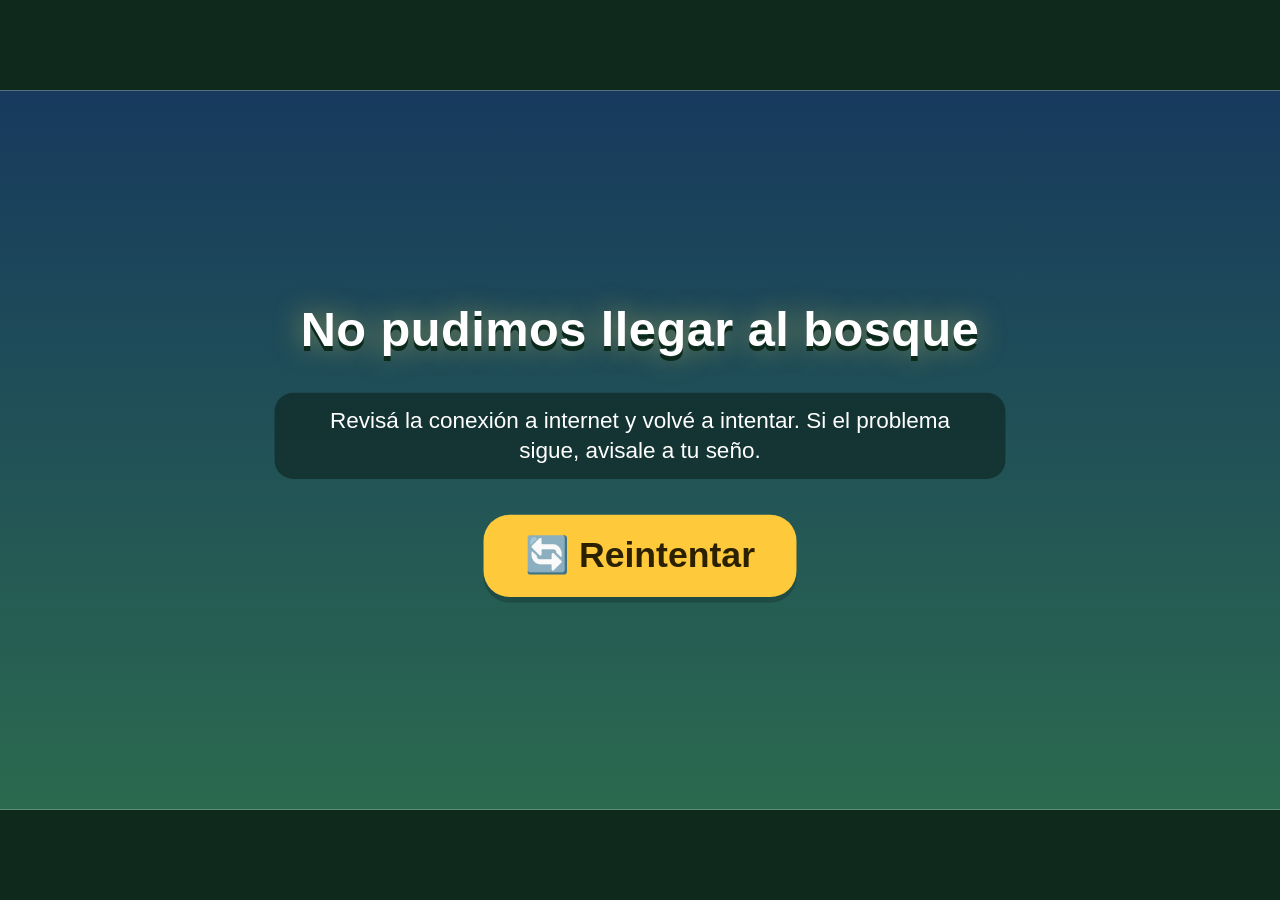
<file: integrador-lengua/index.html>
<!DOCTYPE html>
<html lang="es-AR">
<head>
  <meta charset="utf-8">
  <meta name="viewport" content="width=device-width, initial-scale=1">
  <title>El misterio de la hamburguesa perdida: misión energía</title>
  <meta name="description" content="Sala de escape educativa de 3.º grado: Prácticas del Lenguaje y Ciencias Naturales (Del plato a la energía).">
  <link rel="preconnect" href="https://fonts.googleapis.com">
  <link rel="preconnect" href="https://fonts.gstatic.com" crossorigin>
  <link href="https://fonts.googleapis.com/css2?family=Andika:wght@400;700&family=Baloo+2:wght@600;700;800&display=swap" rel="stylesheet">
  <link rel="stylesheet" href="style.css">
</head>
<body>
  <!-- Escenario fijo de 1366 × 768 que se escala a la ventana: nunca hay scroll -->
  <div id="marco">
    <div id="stage" role="application" aria-label="Sala de escape: El misterio de la hamburguesa perdida"></div>
  </div>
  <noscript>Para jugar necesitás activar JavaScript.</noscript>
  <script src="script.js"></script>
</body>
</html>
</file>
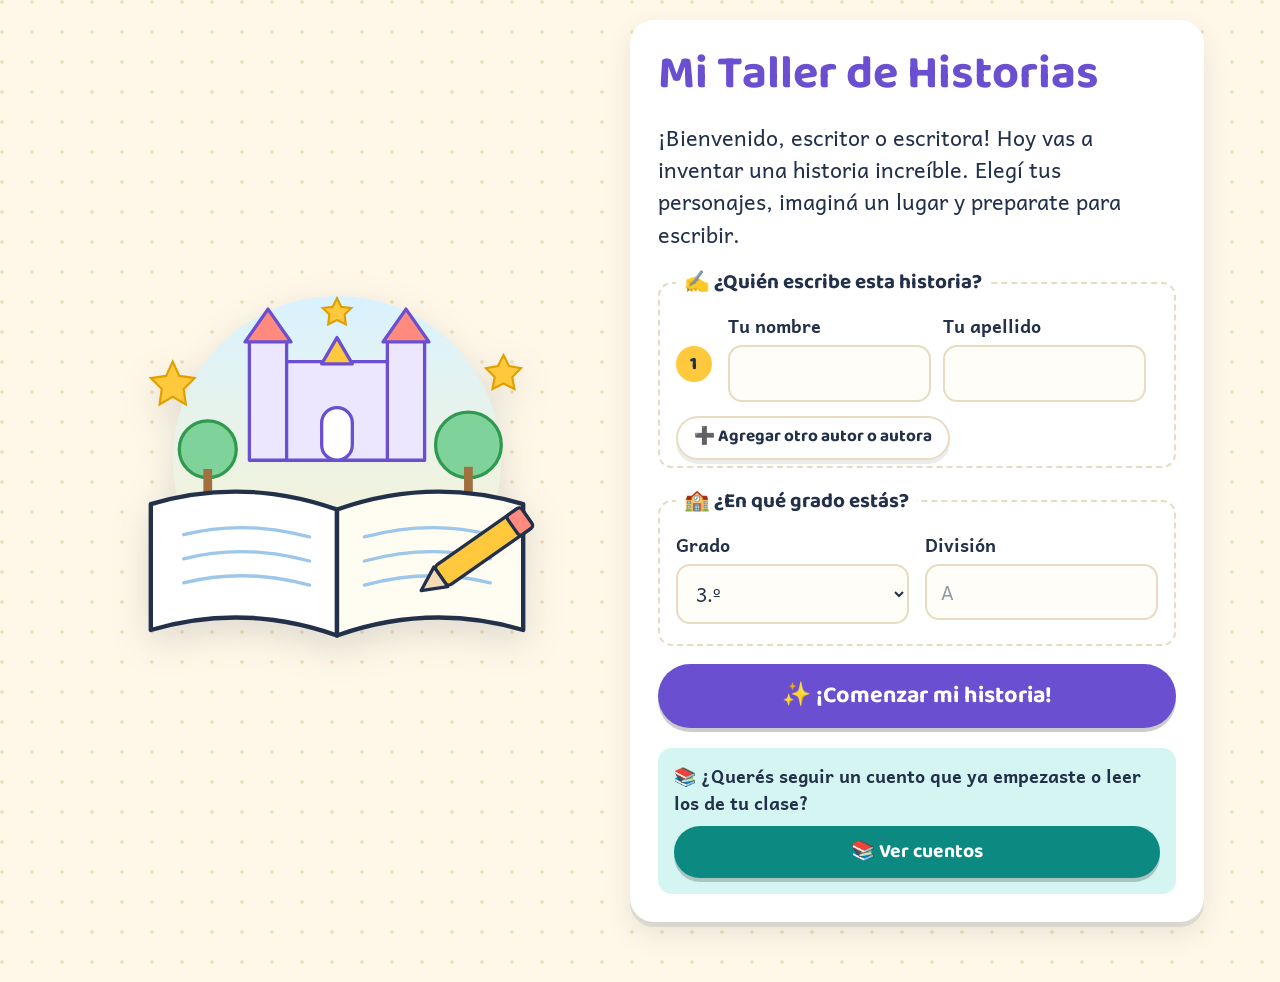
<file: taller-de-escritura/index.html>
<!DOCTYPE html>
<html lang="es">
<head>
  <meta charset="utf-8">
  <meta name="viewport" content="width=device-width, initial-scale=1">
  <title>Mi Taller de Historias</title>
  <link rel="preconnect" href="https://fonts.googleapis.com">
  <link rel="preconnect" href="https://fonts.gstatic.com" crossorigin>
  <link href="https://fonts.googleapis.com/css2?family=Andika:wght@400;700&family=Baloo+2:wght@600;700;800&display=swap" rel="stylesheet">
  <meta name="description" content="Taller interactivo para que alumnos de 3.º grado inventen y escriban su propio cuento maravilloso.">
  <link rel="icon" href="data:image/svg+xml,%3Csvg xmlns=%22http://www.w3.org/2000/svg%22 viewBox=%220 0 100 100%22%3E%3Ctext y=%22.9em%22 font-size=%2290%22%3E%F0%9F%93%98%3C/text%3E%3C/svg%3E">
  <link rel="stylesheet" href="styles.css">
</head>
<body>
  <a class="saltar" href="#principal">Ir al contenido</a>

  <!-- ===================== BARRA SUPERIOR ===================== -->
  <header id="barra" class="barra" hidden>
    <div class="barra-interior">
      <div class="marca" title="Mi Taller de Historias"><span aria-hidden="true">📘</span><span class="marca-texto"> Mi Taller de Historias</span></div>
      <nav class="nav-pasos" aria-label="Etapas de tu historia">
        <ol id="pasos" class="pasos"></ol>
      </nav>
      <div class="zona-guardado">
        <span id="chip-guardado" class="chip-guardado" role="status" aria-live="polite" hidden></span>
        <button type="button" id="btn-guardar" class="btn btn-turquesa btn-chico">💾 Guardar borrador</button>
      </div>
    </div>
  </header>

  <main id="principal" tabindex="-1">

    <!-- ===================== BIENVENIDA ===================== -->
    <section id="pantalla-bienvenida" class="pantalla" aria-labelledby="titulo-bienvenida">
      <div class="contenedor bienvenida">
        <div class="bienvenida-arte" aria-hidden="true">
          <svg viewBox="0 0 420 340" width="420" height="340" class="arte-libro">
            <defs>
              <linearGradient id="g-cielo" x1="0" y1="0" x2="0" y2="1">
                <stop offset="0" stop-color="#d9f2ff"/><stop offset="1" stop-color="#fff3c9"/>
              </linearGradient>
            </defs>
            <circle cx="210" cy="160" r="150" fill="url(#g-cielo)"/>
            <!-- castillo -->
            <g fill="#ece6ff" stroke="#6b4fd1" stroke-width="3" stroke-linejoin="round">
              <rect x="150" y="70" width="120" height="90" rx="4"/>
              <rect x="130" y="50" width="34" height="110"/>
              <rect x="256" y="50" width="34" height="110"/>
              <path d="M126 52 l21 -30 l21 30z" fill="#ff8a7d"/>
              <path d="M252 52 l21 -30 l21 30z" fill="#ff8a7d"/>
              <path d="M196 72 l14 -24 l14 24z" fill="#ffc83d"/>
              <rect x="196" y="112" width="28" height="48" rx="14" fill="#fff"/>
            </g>
            <!-- árboles -->
            <circle cx="92" cy="150" r="26" fill="#7fd39a" stroke="#2f9a4f" stroke-width="3"/>
            <rect x="88" y="168" width="8" height="22" fill="#a0703f"/>
            <circle cx="330" cy="146" r="30" fill="#7fd39a" stroke="#2f9a4f" stroke-width="3"/>
            <rect x="326" y="166" width="8" height="24" fill="#a0703f"/>
            <!-- libro abierto -->
            <g stroke="#22304a" stroke-width="4" stroke-linejoin="round">
              <path d="M40 200 Q125 175 210 205 L210 320 Q125 290 40 315 Z" fill="#ffffff"/>
              <path d="M380 200 Q295 175 210 205 L210 320 Q295 290 380 315 Z" fill="#fffdf2"/>
            </g>
            <g fill="none" stroke="#9cc7ea" stroke-width="3" stroke-linecap="round">
              <path d="M70 228 Q125 214 185 230"/><path d="M70 250 Q125 236 185 252"/><path d="M70 272 Q125 258 185 274"/>
              <path d="M235 230 Q295 214 350 228"/><path d="M235 252 Q295 236 350 250"/><path d="M235 274 Q295 258 350 272"/>
            </g>
            <!-- lápiz -->
            <g transform="rotate(-35 330 250)">
              <rect x="300" y="238" width="96" height="22" rx="4" fill="#ffc83d" stroke="#22304a" stroke-width="3"/>
              <rect x="380" y="238" width="16" height="22" rx="3" fill="#ff8a7d" stroke="#22304a" stroke-width="3"/>
              <path d="M300 238 L278 249 L300 260 Z" fill="#f6d9b5" stroke="#22304a" stroke-width="3" stroke-linejoin="round"/>
            </g>
            <!-- estrellas -->
            <g fill="#ffc83d" stroke="#e0a100" stroke-width="2">
              <path class="titila" d="M60 70 l6 13 14 2 -10 10 2 14 -12 -7 -12 7 2 -14 -10 -10 14 -2z"/>
              <path class="titila t2" d="M362 64 l5 10 11 2 -8 8 2 11 -10 -5 -10 5 2 -11 -8 -8 11 -2z"/>
              <path class="titila t3" d="M210 12 l4 8 9 1 -6 6 1 9 -8 -4 -8 4 1 -9 -6 -6 9 -1z"/>
            </g>
          </svg>
        </div>

        <div class="tarjeta bienvenida-tarjeta">
          <h1 id="titulo-bienvenida" data-foco tabindex="-1">Mi Taller de Historias</h1>
          <p class="lema">¡Bienvenido, escritor o escritora! Hoy vas a inventar una historia increíble. Elegí tus personajes, imaginá un lugar y preparate para escribir.</p>

          <div id="aviso-config" class="aviso aviso-amarillo" hidden>
            <strong>Aviso para el docente:</strong> <span id="aviso-config-texto">la API de Apps Script todavía no tiene configurada la carpeta de Drive. Ejecutá instalar() en el editor de Apps Script (ver README).</span>
          </div>

          <div id="caja-continuar" class="caja-continuar" hidden>
            <p class="caja-continuar-texto"><span aria-hidden="true">📖</span> Tenés una historia empezada en esta computadora: <strong id="continuar-titulo"></strong></p>
            <p class="mini" id="continuar-autores"></p>
            <div class="fila-botones">
              <button type="button" id="btn-continuar" class="btn btn-principal btn-grande">✏️ Seguir con mi historia</button>
              <button type="button" id="btn-empezar-otra" class="btn btn-claro">✨ Empezar una historia nueva</button>
            </div>
          </div>

          <form id="form-datos" novalidate>
            <fieldset class="bloque">
              <legend>✍️ ¿Quién escribe esta historia?</legend>
              <div id="lista-autores"></div>
              <button type="button" id="btn-agregar-autor" class="btn btn-claro btn-chico">➕ Agregar otro autor o autora</button>
            </fieldset>

            <fieldset class="bloque">
              <legend>🏫 ¿En qué grado estás?</legend>
              <div class="fila-grado">
                <div class="campo">
                  <label for="campo-grado">Grado</label>
                  <select id="campo-grado">
                    <option value="1">1.º</option><option value="2">2.º</option><option value="3">3.º</option>
                    <option value="4">4.º</option><option value="5">5.º</option><option value="6">6.º</option><option value="7">7.º</option>
                  </select>
                </div>
                <div class="campo">
                  <label for="campo-division">División</label>
                  <input id="campo-division" type="text" maxlength="3" autocomplete="off" placeholder="A" aria-describedby="error-division">
                </div>
              </div>
              <p class="error" id="error-division" hidden></p>
            </fieldset>

            <button type="submit" class="btn btn-principal btn-grande btn-ancho">✨ ¡Comenzar mi historia!</button>
          </form>

          <div class="caja-ver-cuentos">
            <p><span aria-hidden="true">📚</span> ¿Querés seguir un cuento que ya empezaste o leer los de tu clase?</p>
            <button type="button" id="btn-ver-cuentos" class="btn btn-turquesa btn-ancho">📚 Ver cuentos</button>
          </div>
        </div>
      </div>
    </section>

    <!-- ===================== VER CUENTOS (listado por grado y división) ===================== -->
    <section id="pantalla-cuentos" class="pantalla" aria-labelledby="titulo-cuentos" hidden>
      <div class="contenedor">
        <div class="encabezado-pantalla fondo-turquesa">
          <span class="icono-grande" aria-hidden="true">📚</span>
          <div>
            <h2 id="titulo-cuentos" data-foco tabindex="-1">Cuentos de la clase</h2>
            <p id="cuentos-explica">Elegí tu grado y tu división, y tocá un cuento para seguir escribiéndolo.</p>
          </div>
        </div>

        <p id="aviso-bloqueo" class="aviso aviso-amarillo aviso-bloqueo" hidden>
          🔒 <strong>Tu docente bloqueó la edición.</strong> Podés abrir los cuentos para leerlos, pero no cambiarlos.
        </p>

        <form id="form-cuentos" class="tarjeta filtro-cuentos" novalidate>
          <div class="campo">
            <label for="filtro-grado">Grado</label>
            <select id="filtro-grado">
              <option value="1">1.º</option><option value="2">2.º</option><option value="3">3.º</option>
              <option value="4">4.º</option><option value="5">5.º</option><option value="6">6.º</option><option value="7">7.º</option>
            </select>
          </div>
          <div class="campo">
            <label for="filtro-division">División</label>
            <input id="filtro-division" type="text" maxlength="3" autocomplete="off" placeholder="A" aria-describedby="msg-cuentos">
          </div>
          <button type="submit" id="btn-buscar-cuentos" class="btn btn-principal">🔍 Mostrar cuentos</button>
        </form>

        <p id="msg-cuentos" class="mensaje mensaje-cuentos" role="status" aria-live="polite"></p>
        <div id="lista-cuentos" class="lista-cuentos" aria-labelledby="titulo-lista-cuentos"></div>

        <div class="acciones-pantalla">
          <button type="button" class="btn btn-claro" data-ir="bienvenida">◀ Volver al inicio</button>
        </div>
      </div>
    </section>

    <!-- ===================== LEER UN CUENTO (edición bloqueada) ===================== -->
    <section id="pantalla-leer" class="pantalla" aria-labelledby="titulo-leer" hidden>
      <div class="contenedor">
        <div class="acciones-historia no-imprimir">
          <button type="button" class="btn btn-claro" data-ir="cuentos">◀ Volver a la lista</button>
          <button type="button" class="btn btn-claro" id="btn-imprimir-leer">🖨️ Imprimir o guardar como PDF</button>
        </div>
        <h2 id="titulo-leer" class="solo-lectores" data-foco tabindex="-1">Leer un cuento</h2>
        <p class="aviso aviso-amarillo no-imprimir">🔒 Modo lectura: la edición está bloqueada por tu docente.</p>
        <article id="libro-leer" class="libro"></article>
      </div>
    </section>

    <!-- ===================== MÓDULO 1 · PERSONAJES ===================== -->
    <section id="pantalla-personajes" class="pantalla" aria-labelledby="titulo-personajes" hidden>
      <div class="contenedor">
        <div class="encabezado-pantalla fondo-violeta">
          <span class="icono-grande" aria-hidden="true">🧙</span>
          <div>
            <h2 id="titulo-personajes" data-foco tabindex="-1">¿Quiénes serán los protagonistas?</h2>
            <p>Inventá uno o varios personajes. Podés inspirarte con estas tarjetas o crear el tuyo desde cero.</p>
          </div>
        </div>

        <h3 class="subtitulo">✨ Tarjetas para inspirarte <span class="mini">(tocá una para empezar su ficha)</span></h3>
        <div id="grilla-inspiracion" class="grilla-tarjetas"></div>

        <h3 class="subtitulo">📚 Mis personajes <span id="contador-personajes" class="mini"></span></h3>
        <p id="sin-personajes" class="vacio">Todavía no creaste personajes. ¡Elegí una tarjeta o tocá «Agregar personaje»!</p>
        <div id="lista-personajes" class="lista-personajes"></div>

        <p id="msg-personajes" class="error error-grande" role="alert" hidden></p>
        <div class="acciones-pantalla">
          <button type="button" class="btn btn-claro" data-ir="bienvenida">◀ Volver a mis datos</button>
          <button type="button" id="btn-agregar-personaje" class="btn btn-turquesa">➕ Agregar personaje</button>
          <button type="button" id="btn-personajes-listos" class="btn btn-principal btn-grande">¡Mis personajes están listos! ▶</button>
        </div>
      </div>
    </section>

    <!-- ===================== MÓDULO 2 · LUGAR ===================== -->
    <section id="pantalla-lugar" class="pantalla" aria-labelledby="titulo-lugar" hidden>
      <div class="contenedor">
        <div class="encabezado-pantalla fondo-celeste">
          <span class="icono-grande" aria-hidden="true">🏰</span>
          <div>
            <h2 id="titulo-lugar" data-foco tabindex="-1">¿Dónde sucede tu historia?</h2>
            <p>Elegí un escenario o inventá uno propio. Después contá cómo es.</p>
          </div>
        </div>

        <h3 class="subtitulo">🗺️ Elegí un escenario</h3>
        <div id="grilla-lugares" class="grilla-tarjetas"></div>

        <div id="ficha-lugar" class="tarjeta ficha" hidden>
          <h3 class="subtitulo" id="titulo-ficha-lugar" tabindex="-1">📝 Describí tu lugar</h3>
          <p class="ayuda">Completá lo que quieras: <strong>¡no hace falta responder todo!</strong></p>
          <div class="campos-2">
            <div class="campo">
              <label for="l-nombre">Nombre del lugar</label>
              <input id="l-nombre" type="text" maxlength="80" placeholder="Por ejemplo: El Bosque de los Susurros">
            </div>
            <div class="campo">
              <label for="l-como">¿Cómo es?</label>
              <textarea id="l-como" rows="2" maxlength="600" placeholder="¿Es grande, pequeño, antiguo, mágico…?"></textarea>
            </div>
            <div class="campo">
              <label for="l-colores">¿Qué colores, formas o cosas se pueden ver?</label>
              <textarea id="l-colores" rows="2" maxlength="600"></textarea>
            </div>
            <div class="campo">
              <label for="l-sonidos">¿Qué sonidos se escuchan?</label>
              <textarea id="l-sonidos" rows="2" maxlength="600"></textarea>
            </div>
            <div class="campo">
              <label for="l-clima">¿Cómo es el clima?</label>
              <input id="l-clima" type="text" maxlength="600" placeholder="Soleado, con viento, lluvioso, nevado…">
            </div>
            <div class="campo">
              <label for="l-sensaciones">¿Qué se siente estar ahí?</label>
              <input id="l-sensaciones" type="text" maxlength="600" placeholder="Alegría, misterio, calma, un poco de miedo…">
            </div>
          </div>
          <fieldset class="bloque bloque-sin-borde">
            <legend>¿En qué momento sucede la historia?</legend>
            <div id="chips-momento" class="chips"></div>
            <div class="campo" id="campo-momento-otro" hidden>
              <label for="l-momento-otro">¿Qué otro momento?</label>
              <input id="l-momento-otro" type="text" maxlength="80" placeholder="Por ejemplo: durante una tormenta">
            </div>
          </fieldset>
          <div class="resumen-lugar" id="resumen-lugar"></div>
        </div>

        <div class="tarjeta ficha bloque-objeto">
          <h3 class="subtitulo">🪄 ¿Hay un objeto mágico o un hallazgo? <span class="mini">(opcional)</span></h3>
          <p class="ayuda">En los cuentos maravillosos aparecen objetos que hacen que sucedan cosas maravillosas: una varita, un espejo que habla, una semilla dorada…</p>
          <div id="grilla-objetos" class="grilla-tarjetas grilla-chica"></div>
          <div id="ficha-objeto" class="campos-2" hidden>
            <div class="campo">
              <label for="o-nombre">¿Cómo se llama el objeto?</label>
              <input id="o-nombre" type="text" maxlength="80">
            </div>
            <div class="campo">
              <label for="o-poder">¿Qué poder tiene o qué tiene de especial?</label>
              <textarea id="o-poder" rows="2" maxlength="600"></textarea>
            </div>
          </div>
        </div>

        <p id="msg-lugar" class="error error-grande" role="alert" hidden></p>
        <div class="acciones-pantalla">
          <button type="button" class="btn btn-claro" data-ir="personajes">◀ Volver a los personajes</button>
          <button type="button" id="btn-lugar-listo" class="btn btn-principal btn-grande">Continuar al taller de escritura ▶</button>
        </div>
      </div>
    </section>

    <!-- ===================== MÓDULO 3 · TALLER DE ESCRITURA ===================== -->
    <section id="pantalla-taller" class="pantalla" aria-labelledby="titulo-taller" hidden>
      <div class="contenedor">
        <div class="acciones-historia" id="acciones-taller"></div>
        <h2 id="titulo-taller" class="solo-lectores" data-foco tabindex="-1">Taller de escritura</h2>

        <div class="taller">
          <div class="taller-principal">
            <div class="caja-titulo">
              <label for="campo-titulo">🏷️ Título de mi historia</label>
              <input id="campo-titulo" type="text" maxlength="120" spellcheck="false" autocomplete="off" placeholder="Por ejemplo: El misterio de la llave dorada">
            </div>

            <div class="pestanas" role="tablist" aria-label="Partes de la historia" id="pestanas"></div>
            <div id="paneles-etapas"></div>
          </div>

          <aside class="recordatorios" aria-labelledby="titulo-recordatorios">
            <h3 id="titulo-recordatorios">🗂️ Mis recordatorios</h3>
            <div id="rec-contenido"></div>
            <div class="rec-nombres">
              <p class="mini">Tocá un nombre para escribirlo en tu historia:</p>
              <div id="rec-nombres" class="chips chips-chicos"></div>
            </div>
            <div class="rec-links">
              <button type="button" class="btn-link" data-ir="personajes">✏️ Cambiar personajes</button>
              <button type="button" class="btn-link" data-ir="lugar">✏️ Cambiar el lugar</button>
            </div>
          </aside>
        </div>
      </div>
    </section>

    <!-- ===================== VER MI HISTORIA ===================== -->
    <section id="pantalla-vista" class="pantalla" aria-labelledby="titulo-vista" hidden>
      <div class="contenedor">
        <div class="acciones-historia no-imprimir" id="acciones-vista"></div>
        <h2 id="titulo-vista" class="solo-lectores" data-foco tabindex="-1">Vista previa de mi historia</h2>
        <article id="libro" class="libro"></article>

        <details class="tarjeta revision no-imprimir">
          <summary>✅ Revisá tu historia <span class="mini">(es para vos, ¡no es una nota!)</span></summary>
          <ul class="lista-revision" id="lista-revision"></ul>
        </details>
      </div>
    </section>

    <!-- ===================== PANTALLA FINAL ===================== -->
    <section id="pantalla-final" class="pantalla" aria-labelledby="titulo-final" hidden>
      <div class="contenedor final">
        <div class="trofeo" aria-hidden="true">🏆</div>
        <h2 id="titulo-final" data-foco tabindex="-1">¡Felicitaciones! ¡Creaste tu propia historia!</h2>
        <p id="final-titulo" class="final-titulo"></p>

        <div class="acciones-historia acciones-centradas" id="acciones-final"></div>

        <div class="final-guardar">
          <button type="button" id="btn-guardar-final" class="btn btn-turquesa btn-grande">☁️ Guardar en Google Drive</button>
          <div id="resultado-guardado" class="resultado-guardado" role="status" aria-live="polite"></div>
        </div>

        <div class="final-otras">
          <button type="button" id="btn-nueva" class="btn btn-claro">✨ Crear una nueva historia</button>
          <button type="button" id="btn-ver-cuentos-final" class="btn btn-claro">📚 Ver cuentos</button>
          <button type="button" id="btn-copia" class="btn btn-claro" hidden>📄 Crear una copia</button>
        </div>
      </div>
    </section>
  </main>

  <!-- ===================== DIÁLOGO · FICHA DE PERSONAJE ===================== -->
  <dialog id="dlg-personaje" class="dialogo" aria-labelledby="dlg-personaje-titulo">
    <form id="form-personaje" novalidate>
      <header class="dlg-cabecera fondo-violeta">
        <h2 id="dlg-personaje-titulo">Ficha del personaje</h2>
        <button type="button" class="btn-cerrar" data-cerrar aria-label="Cerrar sin guardar">✕</button>
      </header>
      <div class="dlg-cuerpo">
        <p id="dlg-idea" class="idea" hidden></p>

        <fieldset class="bloque bloque-sin-borde">
          <legend>Elegí una imagen para tu personaje</legend>
          <div id="selector-avatar" class="selector-avatar"></div>
        </fieldset>

        <div class="campos-2">
          <div class="campo">
            <label for="p-nombre">¿Cómo se llama? <span class="mini">(nombre del personaje)</span></label>
            <input id="p-nombre" type="text" maxlength="60" autocomplete="off" aria-describedby="p-nombre-error">
            <p class="error" id="p-nombre-error" hidden></p>
          </div>
          <div class="campo">
            <label for="p-edad">¿Cuántos años tiene?</label>
            <input id="p-edad" type="text" maxlength="40" autocomplete="off" placeholder="Por ejemplo: 9 años, 300 años">
          </div>
        </div>

        <fieldset class="bloque bloque-sin-borde">
          <legend>¿Qué tipo de personaje es?</legend>
          <div id="chips-tipo" class="chips"></div>
          <div class="campo" id="campo-tipo-otro" hidden>
            <label for="p-tipo-otro">¿Qué es?</label>
            <input id="p-tipo-otro" type="text" maxlength="60" placeholder="Por ejemplo: una nube que habla">
          </div>
        </fieldset>

        <div class="campos-2">
          <div class="campo">
            <label for="p-fisico">¿Cómo es? <span class="mini">(cómo se ve)</span></label>
            <textarea id="p-fisico" rows="2" maxlength="600" placeholder="Alto, bajito, con pelo rizado, escamas verdes…"></textarea>
          </div>
          <div class="campo">
            <label for="p-personalidad">¿Cómo es su forma de ser?</label>
            <textarea id="p-personalidad" rows="2" maxlength="600" placeholder="Curioso, valiente, amable, distraído…"></textarea>
          </div>
          <div class="campo">
            <label for="p-gusta">¿Qué le encanta hacer?</label>
            <textarea id="p-gusta" rows="2" maxlength="600"></textarea>
          </div>
          <div class="campo">
            <label for="p-nogusta">¿Qué cosas no le gustan?</label>
            <textarea id="p-nogusta" rows="2" maxlength="600"></textarea>
          </div>
        </div>
        <div class="campo">
          <label for="p-especial">¿Qué lo hace especial? <span class="mini">(un talento o habilidad · opcional)</span></label>
          <textarea id="p-especial" rows="2" maxlength="600"></textarea>
        </div>
      </div>
      <footer class="dlg-pie">
        <button type="button" class="btn btn-claro" data-cerrar>Cancelar</button>
        <button type="submit" class="btn btn-principal">Guardar ficha ✓</button>
      </footer>
    </form>
  </dialog>

  <!-- ===================== DIÁLOGO · CONFIRMAR ===================== -->
  <dialog id="dlg-confirmar" class="dialogo dialogo-chico" aria-labelledby="conf-titulo" aria-describedby="conf-texto">
    <div class="dlg-cuerpo centrado">
      <div class="dlg-icono" id="conf-icono" aria-hidden="true">🤔</div>
      <h2 id="conf-titulo"></h2>
      <p id="conf-texto"></p>
    </div>
    <footer class="dlg-pie">
      <button type="button" id="conf-no" class="btn btn-claro"></button>
      <button type="button" id="conf-si" class="btn btn-principal"></button>
    </footer>
  </dialog>

  <div id="aviso-flotante" class="aviso-flotante" role="status" aria-live="polite" hidden></div>
  <div id="confeti" class="confeti" aria-hidden="true"></div>

  <script src="config.js"></script>
  <script src="script.js"></script>
</body>
</html>
</file>
<file: integrador-lengua/style.css>
/* ===== Sala de escape — estilos (escenario fijo 1366×768 escalado, sin scroll) ===== */
:root{
  --fuente:Arial,Helvetica,sans-serif;
  --tinta:#1c2a22; --tinta2:#3b4a40; --papel:#fff9ec; --papel2:#fff2d4;
  --verde:#2f8f5b; --verde-o:#1d5c3a; --verde-c:#dff3e4;
  --amarillo:#ffc93c; --amarillo-o:#c99a00; --naranja:#f2733f;
  --azul:#2f6fd6; --azul-c:#e1ecff; --rojo:#d64545; --rojo-c:#ffe3e3; --violeta:#6f47a8;
  --sombra:0 6px 0 rgba(0,0,0,.18); --radio:22px;
}
*{box-sizing:border-box}
html,body{margin:0;height:100%;overflow:hidden;overflow:clip;background:#0f2a1d;font-family:Arial,Helvetica,sans-serif;color:var(--tinta)}
#marco{position:fixed;inset:0;overflow:hidden;overflow:clip}
#stage{position:absolute!important;left:50%;top:50%}
#stage{width:1366px;height:768px;flex:none;overflow:hidden;background:#cfeedd;transform-origin:center center;font-size:22px;line-height:1.35}
.titulo-fuente,h1,h2,h3,.btn{font-family:Arial,Helvetica,sans-serif}
h1,h2,h3{margin:0;line-height:1.1}
button{font:inherit;color:inherit;cursor:pointer}
button:focus-visible,input:focus-visible,textarea:focus-visible,select:focus-visible,[tabindex]:focus-visible{outline:4px solid #4d96ff;outline-offset:3px}
.fondo{position:absolute;inset:0;z-index:0}
.fondo-svg{width:100%;height:100%;display:block}
.capa{position:absolute;inset:0;z-index:1}
.oculto{display:none!important}

/* ---------- Botones ---------- */
.btn{border:0;border-radius:18px;padding:12px 26px;font-size:26px;font-weight:700;background:var(--amarillo);color:#2b2100;box-shadow:var(--sombra);transition:transform .12s, box-shadow .12s, filter .12s;display:inline-flex;align-items:center;gap:10px;justify-content:center;min-height:60px}
.btn:hover{filter:brightness(1.05);transform:translateY(-2px)}
.btn:active{transform:translateY(3px);box-shadow:0 2px 0 rgba(0,0,0,.2)}
.btn[disabled]{opacity:.5;cursor:not-allowed;transform:none}
.btn.verde{background:var(--verde);color:#fff}
.btn.blanco{background:#fff;color:var(--tinta)}
.btn.chico{font-size:20px;padding:8px 16px;min-height:46px;border-radius:14px}
.btn.gigante{font-size:38px;padding:18px 44px;min-height:86px;border-radius:28px}
.ico{border:0;width:52px;height:52px;border-radius:50%;background:#fff;box-shadow:0 3px 0 rgba(0,0,0,.18);font-size:26px;display:inline-flex;align-items:center;justify-content:center;flex:none}
.ico:hover{background:#fff7d6}
.ico.activo{background:var(--amarillo)}

/* ---------- HUD ---------- */
.hud{position:absolute;left:0;right:0;top:0;height:72px;z-index:20;display:flex;align-items:center;gap:14px;padding:0 18px;background:rgba(255,249,236,.94);border-bottom:4px solid var(--verde);}
.hud .marca{display:flex;align-items:center;gap:8px;font-family:Arial,Helvetica,sans-serif;font-weight:800;font-size:22px;color:var(--verde-o);white-space:nowrap}
.hud .marca .lumi-svg{width:52px;height:52px}
.hud .mision-actual{flex:1;font-size:20px;color:var(--tinta2);white-space:nowrap;overflow:hidden;text-overflow:ellipsis}
.hud .mision-actual b{color:var(--tinta)}
.ruta{display:flex;gap:6px;align-items:center}
.ruta span{width:18px;height:18px;border-radius:50%;background:#d9e6dd;border:3px solid #a9c2b1}
.ruta span.hecha{background:var(--verde);border-color:var(--verde-o)}
.ruta span.actual{background:var(--amarillo);border-color:var(--amarillo-o);animation:late 1.4s infinite}
.mochila{display:flex;gap:6px;padding:4px 10px;background:#fff;border-radius:16px;box-shadow:inset 0 0 0 3px #e7dcc2}
.mochila .slot{width:44px;height:44px;border-radius:12px;background:#f3ecdc;display:flex;align-items:center;justify-content:center;font-size:28px}
.mochila .slot.lleno{background:#fff3c4;animation:aparece .5s}
.estrellas{font-family:Arial,Helvetica,sans-serif;font-weight:800;font-size:24px;background:#fff;border-radius:16px;padding:4px 12px;box-shadow:inset 0 0 0 3px #e7dcc2;white-space:nowrap}
.explorador{font-size:17px;color:var(--tinta2);max-width:150px;white-space:nowrap;overflow:hidden;text-overflow:ellipsis}
.banda-prueba{position:absolute;top:72px;left:50%;transform:translateX(-50%);z-index:30;background:#6f47a8;color:#fff;font-size:16px;padding:2px 14px;border-radius:0 0 10px 10px}

/* ---------- Portada ---------- */
.portada{display:flex;flex-direction:column;align-items:center;justify-content:center;text-align:center;color:#fff;gap:14px}
.portada h1{font-size:62px;max-width:1100px;font-weight:800;text-shadow:0 5px 0 #0c2a1c, 0 0 30px rgba(255,228,92,.5);letter-spacing:.5px}
.portada .sub{font-family:Arial,Helvetica,sans-serif;font-size:38px;color:#ffe45c;font-weight:700;margin-top:-10px}
.portada .intro{max-width:780px;font-size:24px;background:rgba(10,30,22,.55);padding:14px 26px;border-radius:20px}
.portada .lumi-svg{width:170px;height:170px}
.portada .pie{position:absolute;bottom:16px;right:18px;display:flex;gap:10px}
.portada .pie-izq{position:absolute;bottom:16px;left:18px;display:flex;gap:10px}

/* ---------- Tarjetas / paneles ---------- */
.panel{background:var(--papel);border-radius:28px;box-shadow:0 10px 0 rgba(0,0,0,.15), 0 0 0 5px #fff inset;padding:24px 30px}
.registro{position:absolute;left:50%;top:50%;transform:translate(-50%,-50%);width:1060px;display:grid;grid-template-columns:1fr 1fr;gap:16px 30px}
.registro h2{grid-column:1/-1;font-size:40px;color:var(--verde-o);display:flex;align-items:center;gap:12px}
.registro h2 .lumi-svg{width:70px;height:70px}
.campo label{display:block;font-weight:700;font-size:21px;margin-bottom:4px}
.campo input,.campo select{width:100%;font:inherit;font-size:24px;padding:10px 14px;border-radius:14px;border:3px solid #cbbf9f;background:#fff}
.campo input:focus{border-color:var(--verde)}
.numeros{display:grid;grid-template-columns:repeat(10,1fr);gap:5px}
.numeros button{border:2px solid #cbbf9f;background:#fff;border-radius:10px;font-size:18px;padding:3px 0;min-height:34px}
.numeros button.sel{background:var(--amarillo);border-color:var(--amarillo-o);font-weight:700}
.claves{display:flex;gap:10px;align-items:center}
.claves button{font-size:36px;width:62px;height:62px;border-radius:16px;border:3px solid #cbbf9f;background:#fff;padding:0}
.claves button:hover{background:#fff7d6}
.clave-elegida{display:flex;gap:8px;margin-left:12px}
.clave-elegida span{width:62px;height:62px;border-radius:16px;border:3px dashed #a9a089;display:flex;align-items:center;justify-content:center;font-size:36px;background:#fffdf5}
.registro .acciones{grid-column:1/-1;display:flex;justify-content:space-between;align-items:center}
.msg-error{color:var(--rojo);font-weight:700;font-size:21px;min-height:28px}
.nota-chica{font-size:17px;color:var(--tinta2)}

/* ---------- Diálogo ---------- */
.dialogo{position:absolute;left:60px;right:60px;bottom:40px;display:flex;align-items:flex-end;gap:20px}
.retrato{width:190px;height:190px;flex:none;border-radius:50%;background:#fff9ec;box-shadow:0 0 0 6px #fff, 0 8px 0 6px rgba(0,0,0,.15);display:flex;align-items:center;justify-content:center;font-size:110px}
.retrato .lumi-svg{width:170px;height:170px}
.globo{flex:1;background:#fff;border-radius:30px;padding:24px 30px;font-size:28px;box-shadow:0 8px 0 rgba(0,0,0,.15);position:relative;min-height:170px;display:flex;flex-direction:column;justify-content:space-between}
.globo:before{content:'';position:absolute;left:-22px;bottom:50px;border:14px solid transparent;border-right:22px solid #fff;border-left:0}
.globo .quien{font-family:Arial,Helvetica,sans-serif;font-weight:800;color:var(--verde);font-size:24px}
.globo .acc{display:flex;justify-content:flex-end;gap:12px;margin-top:12px}
.lugar-grande{position:absolute;left:50%;top:110px;transform:translateX(-50%);width:330px;height:330px}
.lugar-grande .lugar-svg{width:100%;height:100%}
.cartel-mision{position:absolute;top:96px;left:50%;transform:translateX(-50%);background:var(--papel);padding:6px 30px;border-radius:18px;font-family:Arial,Helvetica,sans-serif;font-weight:800;font-size:30px;box-shadow:var(--sombra);white-space:nowrap}

/* ---------- Mapa ---------- */
.mapa-titulo{position:absolute;top:88px;left:30px;background:var(--papel);padding:10px 22px;border-radius:20px;box-shadow:var(--sombra);font-size:22px;max-width:520px}
.mapa-titulo h2{font-size:32px;color:var(--verde-o)}
.camino{position:absolute;inset:0}
.parada{position:absolute;width:190px;text-align:center;border:0;background:transparent;padding:0}
.parada .lugar-svg{width:150px;height:150px;filter:drop-shadow(0 6px 0 rgba(0,0,0,.15));transition:transform .2s}
.parada:hover:not([disabled]) .lugar-svg{transform:scale(1.07)}
.parada .nom{display:block;background:#fff;border-radius:14px;padding:4px 8px;font-size:17px;font-weight:700;box-shadow:0 3px 0 rgba(0,0,0,.15);line-height:1.15}
.parada .num{position:absolute;top:2px;left:16px;width:40px;height:40px;border-radius:50%;background:var(--verde);color:#fff;font-family:Arial,Helvetica,sans-serif;font-weight:800;font-size:24px;display:flex;align-items:center;justify-content:center;box-shadow:0 3px 0 rgba(0,0,0,.2)}
.parada[disabled]{cursor:default}
.parada[disabled] .lugar-svg{filter:grayscale(.85) opacity(.65)}
.parada.actual .num{background:var(--amarillo);color:#2b2100;animation:late 1.2s infinite}
.parada .obj{position:absolute;top:0;right:12px;font-size:36px;animation:aparece .5s}
.mapa-lumi{position:absolute;width:110px;height:110px;transition:left .8s ease, top .8s ease;pointer-events:none;z-index:3}
.mapa-lumi .lumi-svg{width:100%;height:100%}

/* ---------- Pantalla de desafío ---------- */
.desafio{position:absolute;top:84px;left:18px;right:18px;bottom:14px;display:flex;flex-direction:column;gap:10px}
.consigna{background:var(--papel);border-radius:22px;padding:12px 18px;display:flex;gap:14px;align-items:center;box-shadow:0 5px 0 rgba(0,0,0,.12);flex:none}
.consigna .etq{flex:none;background:var(--verde);color:#fff;border-radius:14px;padding:6px 12px;font-family:Arial,Helvetica,sans-serif;font-weight:800;font-size:18px;text-align:center;line-height:1.05}
.consigna .etq b{display:block;font-size:26px}
.consigna .txt{flex:1;font-size:25px;font-weight:700;line-height:1.25}
.consigna .herr{display:flex;gap:8px;flex:none}
.trabajo{flex:1;min-height:0;background:rgba(255,255,255,.88);border-radius:22px;padding:14px 18px;position:relative;box-shadow:0 5px 0 rgba(0,0,0,.1);display:flex;flex-direction:column}
.pie-desafio{flex:none;display:flex;align-items:center;gap:14px;min-height:84px}
.pie-desafio .mini-lumi{width:84px;height:84px;flex:none}
.pie-desafio .mini-lumi .lumi-svg{width:100%;height:100%}
.burbuja{flex:1;background:#fff;border-radius:22px;padding:12px 20px;font-size:22px;box-shadow:0 4px 0 rgba(0,0,0,.12);min-height:62px;display:flex;align-items:center}
.burbuja.ok{background:#e3f8e8;box-shadow:0 0 0 3px var(--verde) inset}
.burbuja.mal{background:#fff4dc;box-shadow:0 0 0 3px var(--amarillo) inset}
.burbuja.info{background:#eef4ff;box-shadow:0 0 0 3px #9dbbf0 inset}

/* Opción */
.opciones{display:grid;grid-template-columns:1fr 1fr;gap:14px;flex:1;align-content:center}
.opciones.tres{grid-template-columns:1fr 1fr 1fr}
.op{background:#fff;border:4px solid #d9cfb5;border-radius:20px;padding:14px 18px;font-size:23px;text-align:left;display:flex;gap:14px;align-items:center;min-height:86px;transition:transform .1s, border-color .1s}
.op:hover{border-color:#b9ab86;transform:translateY(-2px)}
.op .letra{flex:none;width:44px;height:44px;border-radius:50%;background:#efe6cf;font-family:Arial,Helvetica,sans-serif;font-weight:800;display:flex;align-items:center;justify-content:center;font-size:24px}
.op.sel{border-color:var(--azul);background:var(--azul-c)}
.op.sel .letra{background:var(--azul);color:#fff}
.op .check{flex:none;width:36px;height:36px;border-radius:10px;border:3px solid #b9ab86;display:flex;align-items:center;justify-content:center;font-size:24px;background:#fff}
.op.sel .check{background:var(--azul);border-color:var(--azul);color:#fff}
.opciones.multi{grid-template-columns:1fr 1fr}
.opciones.multi .op{min-height:74px;font-size:21px}

/* Escena con personajes */
.escena{flex:1;position:relative;border-radius:18px;overflow:hidden;background:linear-gradient(#20345f,#3b5f86 60%,#2d6a4f 60%)}
.escena .estrellitas{position:absolute;inset:0}
.pj{position:absolute;border:0;background:transparent;font-size:96px;line-height:1;padding:8px;border-radius:24px;transition:transform .15s}
.pj:hover{transform:scale(1.08)}
.pj.sel{background:rgba(255,228,92,.35);box-shadow:0 0 0 5px #ffe45c}
.pj svg{width:200px;height:220px;display:block}

/* Asignador */
.asig{flex:1;display:flex;gap:14px;min-height:0}
.asig.col{flex-direction:column}
.pozo{background:#f6efe0;border:3px dashed #cbbf9f;border-radius:18px;padding:10px;display:flex;flex-wrap:wrap;gap:10px;align-content:flex-start;min-height:70px}
.pozo.vacio:after{content:'¡Ubicaste todas las tarjetas!';color:#8a7f66;font-size:18px;align-self:center;margin:auto}
.chip{background:#fff;border:3px solid #b9ab86;border-radius:14px;padding:8px 14px;font-size:21px;line-height:1.2;box-shadow:0 3px 0 rgba(0,0,0,.12);touch-action:none;user-select:none;text-align:left;max-width:100%}
.chip.palabra{font-size:25px;font-weight:700;padding:8px 18px}
.chip:hover{border-color:var(--azul)}
.chip.sel{border-color:var(--azul);background:var(--azul-c);box-shadow:0 0 0 4px rgba(47,111,214,.3)}
.chip.fantasma{position:fixed;z-index:9999;pointer-events:none;opacity:.92;transform-origin:top left;box-shadow:0 10px 20px rgba(0,0,0,.25)}
.chip.arrastrando{opacity:.35}
.bins{display:flex;gap:12px;flex:1;min-height:0}
.bin{flex:1;background:#fff;border:3px solid #cfc4a6;border-radius:18px;display:flex;flex-direction:column;min-width:0;padding:0;text-align:left}
.bin .cab{font-family:Arial,Helvetica,sans-serif;font-weight:800;font-size:22px;padding:6px 12px;border-radius:15px 15px 0 0;background:#efe6cf;text-align:center;line-height:1.1}
.bin .cont{flex:1;padding:8px;display:flex;flex-wrap:wrap;gap:8px;align-content:flex-start}
.bin.blanco-ok{border-color:var(--azul);background:#f3f7ff}
.bin.c0 .cab{background:#dbeafe}.bin.c1 .cab{background:#dcfce7}.bin.c2 .cab{background:#fef3c7}.bin.c3 .cab{background:#fde2e4}
.asig.selecting .bin,.asig.selecting .slot1,.asig.selecting .zona-slot{animation:invita 1s infinite}
/* unir */
.unir{display:flex;flex-direction:column;gap:12px;flex:1.3;justify-content:center}
.fila-unir{display:flex;gap:12px;align-items:stretch}
.fila-unir .izq{flex:0 0 42%;background:#efe6cf;border-radius:16px;padding:10px 14px;font-size:22px;font-weight:700;display:flex;align-items:center}
.slot1{flex:1;min-height:64px;border:3px dashed #b9ab86;border-radius:16px;background:#fffdf6;display:flex;align-items:center;padding:4px;gap:6px}
.slot1 .ph{color:#9c9178;font-size:18px;padding-left:8px}
.slot1 .chip{width:100%}
/* ordenar */
.ordenar-slots{display:flex;gap:10px;flex:1;align-items:stretch}
.ordenar-slots .slot-o{flex:1;display:flex;flex-direction:column;gap:6px;min-width:0}
.slot-o .rot{font-family:Arial,Helvetica,sans-serif;font-weight:800;text-align:center;font-size:20px;background:var(--verde);color:#fff;border-radius:12px;padding:2px 4px}
.slot-o .slot1{flex:1;align-items:center;justify-content:center}
.slot-o .slot1 .chip{font-size:19px}
.flecha{align-self:center;font-size:30px;color:var(--verde)}
/* reloj */
.reloj-wrap{flex:1;display:flex;gap:16px;min-height:0}
.reloj-cara{position:relative;flex:0 0 520px;height:100%}
.reloj-cara .esfera{position:absolute;left:50%;top:50%;width:150px;height:150px;transform:translate(-50%,-50%);border-radius:50%;background:#fffbe8;border:8px solid #6e5f86;display:flex;align-items:center;justify-content:center;font-size:60px;z-index:2}
.reloj-cara .bin{position:absolute;width:250px;height:200px}
/* zonas sobre la enciclopedia */
.zona-slot{display:inline-flex;align-items:center;justify-content:center;min-width:44px;height:40px;border:3px dashed var(--violeta);border-radius:12px;background:#f4edff;color:var(--violeta);font-family:Arial,Helvetica,sans-serif;font-weight:800;font-size:20px;vertical-align:middle;padding:0 6px;margin:0 6px}
.zona-slot .chip{font-size:16px;padding:2px 8px;border-width:2px}
.zona-slot.lleno{border-style:solid;background:#fff}

/* Completar */
.completar{display:flex;flex-direction:column;gap:18px;flex:1;justify-content:center;padding:0 20px}
.oracion{font-size:28px;line-height:2;display:flex;flex-wrap:wrap;align-items:center;gap:8px;background:#fff;border-radius:18px;padding:8px 18px;box-shadow:0 3px 0 rgba(0,0,0,.08)}
.hueco{display:inline-flex;gap:6px;background:#f6efe0;padding:4px;border-radius:14px;border:3px dashed #cbbf9f}
.hueco button{border:2px solid #cbbf9f;background:#fff;border-radius:10px;padding:2px 12px;font-size:24px;line-height:1.3}
.hueco button.sel{background:var(--azul);color:#fff;border-color:var(--azul);font-weight:700}
.hueco.lleno{border-style:solid;border-color:var(--azul)}
.subr{text-decoration:underline;text-decoration-thickness:3px;text-decoration-color:var(--naranja);font-weight:700}

/* Marcar / colorear */
.texto-marcar{flex:1;display:flex;flex-wrap:wrap;align-content:center;justify-content:center;gap:10px 8px;font-size:38px;padding:0 30px}
.tok{border:3px solid transparent;background:#fff;border-radius:14px;padding:4px 10px;box-shadow:0 3px 0 rgba(0,0,0,.08);line-height:1.2}
.tok:hover{border-color:#cbbf9f}
.tok.sel{background:#fff3a6;border-color:var(--amarillo-o)}
.tok.c-azul{background:#cfe0ff;border-color:#2f6fd6;color:#123a85}
.tok.c-verde{background:#d3f5dc;border-color:#2f8f5b;color:#11502e}
.tok.c-rojo{background:#ffd9d9;border-color:#d64545;color:#7d1c1c}
.lapices{display:flex;gap:14px;justify-content:center;flex:none;margin-bottom:6px}
.lapiz{border:4px solid transparent;border-radius:18px;padding:8px 18px;font-size:22px;font-weight:700;display:flex;align-items:center;gap:8px;background:#fff;box-shadow:0 3px 0 rgba(0,0,0,.12)}
.lapiz .pt{width:26px;height:26px;border-radius:50%}
.lapiz.sel{border-color:var(--tinta);transform:translateY(-3px)}

/* Escritura */
.escribir{flex:1;display:flex;flex-direction:column;gap:10px}
.escribir textarea{flex:1;font:inherit;font-size:28px;line-height:1.45;padding:16px 20px;border-radius:18px;border:4px solid #cbbf9f;background:#fffdf6 repeating-linear-gradient(transparent 0 39px,#e9dfc6 39px 41px);resize:none}
.escribir .cuenta{font-size:18px;color:var(--tinta2);text-align:right}

/* ---------- Lectura ---------- */
.lectura{position:absolute;top:84px;left:18px;right:18px;bottom:14px;display:flex;flex-direction:column;gap:10px}
.libro{flex:1;display:flex;background:var(--papel);border-radius:26px;box-shadow:0 8px 0 rgba(0,0,0,.15);overflow:hidden;min-height:0}
.libro .ilu{flex:0 0 46%;background:#e9dcc0;display:flex;align-items:center;justify-content:center;padding:18px}
.libro .ilu svg{width:100%;height:100%;max-height:520px;border-radius:18px}
.libro .tx{flex:1;padding:30px 40px;display:flex;flex-direction:column;gap:16px;font-size:27px;line-height:1.5}
.libro .tx h2{font-size:36px;color:var(--violeta)}
.libro .tx p{margin:0}
.nav-lectura{flex:none;display:flex;align-items:center;justify-content:space-between;gap:12px}
.nav-lectura .pag{font-family:Arial,Helvetica,sans-serif;font-weight:800;font-size:22px;background:#fff;border-radius:14px;padding:6px 16px}
/* Enciclopedia */
.enciclo{flex:1;display:flex;gap:0;background:#7a4e2d;padding:12px;border-radius:24px;box-shadow:0 8px 0 rgba(0,0,0,.18);min-height:0}
.hoja{flex:1;background:#fffdf5;padding:16px 26px;display:flex;flex-direction:column;gap:8px;font-size:21px;line-height:1.45;position:relative;min-width:0}
.hoja:first-child{border-radius:14px 4px 4px 14px;box-shadow:inset -14px 0 18px -12px rgba(0,0,0,.25)}
.hoja:last-child{border-radius:4px 14px 14px 4px;box-shadow:inset 14px 0 18px -12px rgba(0,0,0,.25)}
.hoja h2.tit{font-size:46px;color:#b3401f;display:flex;align-items:center}
.hoja h3{font-size:26px;color:var(--verde-o);margin-top:4px;display:flex;align-items:center}
.hoja p{margin:0}
.hoja b{color:#7a2e12;background:#fff0c7;padding:0 3px;border-radius:4px}
.hoja .fig{display:flex;flex-direction:column;align-items:center;gap:2px;margin-top:auto}
.hoja .fig svg{width:100%;max-width:400px;height:auto;border-radius:12px;border:3px solid #e7dcc2}
.hoja .epi{font-size:18px;font-style:italic;color:#555;display:flex;align-items:center}
.hoja .datos{background:#eaf6ff;border:3px solid #9dc7ec;border-radius:14px;padding:8px 14px;font-size:20px;margin-top:auto}
.hoja .datos .dt{font-family:Arial,Helvetica,sans-serif;font-weight:800;color:#1d5c9a;display:flex;align-items:center}
.hoja .datos ul{margin:2px 0 0 0;padding-left:20px}
.hoja .fuente{font-size:16px;color:#6b6b6b;display:flex;align-items:center;justify-content:flex-end}
.enciclo.mini .hoja{font-size:15.5px;line-height:1.3;padding:12px 18px;gap:6px}
.enciclo.mini .hoja .datos{font-size:16px;padding:6px 12px}.enciclo.mini .hoja .epi{font-size:16px}.enciclo.mini .hoja .fuente{font-size:14px}
.enciclo.mini .hoja h2.tit{font-size:36px}
.enciclo.mini .hoja h3{font-size:20px}
.enciclo.mini .hoja .fig svg{max-width:250px}
/* Nota M6 */
.nota{flex:1;display:flex;gap:26px;background:#fffdf5;border-radius:26px;padding:26px 36px;box-shadow:0 8px 0 rgba(0,0,0,.15);border:6px double #c9b98e;min-height:0}
.nota .tx{flex:1;display:flex;flex-direction:column;gap:12px;font-size:24px;line-height:1.48}
.nota .tx h2{font-size:42px;color:#b3401f}
.nota .tx p{margin:0}
.nota .tx b{background:#fff0c7;padding:0 3px;border-radius:4px}
.nota .fig{flex:0 0 330px;display:flex;flex-direction:column;align-items:center;justify-content:center;gap:6px}
.nota .fig svg{width:100%;border-radius:14px;border:3px solid #e7dcc2}
.nota .epi{font-size:18px;font-style:italic;color:#555}
.nota .fuente{font-size:16px;color:#6b6b6b;margin-top:auto;text-align:right}

/* ---------- Modal ---------- */
.modal{position:absolute;inset:0;z-index:50;background:rgba(10,25,18,.6);display:flex;align-items:center;justify-content:center;animation:fundido .2s}
.modal .caja{background:var(--papel);border-radius:28px;padding:22px 28px;box-shadow:0 12px 0 rgba(0,0,0,.2);max-width:1100px;width:90%;position:relative}
.modal .caja.lectura-modal{position:absolute;inset:24px;max-width:none;width:auto;display:flex;flex-direction:column;gap:10px;padding:16px}
.modal .cerrar{position:absolute;top:-14px;right:-14px;z-index:3}
.modal h2{font-size:34px;color:var(--verde-o);margin-bottom:8px}
.ayuda-lista{font-size:24px;margin:0;padding-left:30px}
.ayuda-lista li{margin:6px 0}

/* ---------- Recompensa ---------- */
.recompensa{display:flex;flex-direction:column;align-items:center;justify-content:center;gap:14px;text-align:center}
.recompensa .objeto-grande{font-size:150px;animation:flota 2.5s ease-in-out infinite;filter:drop-shadow(0 10px 0 rgba(0,0,0,.15))}
.recompensa h2{font-size:48px;color:#fff;text-shadow:0 4px 0 rgba(0,0,0,.3)}
.recompensa .dato{max-width:900px;font-size:24px}
.minijuego{display:flex;flex-direction:column;align-items:center;gap:16px}
.letras{display:flex;gap:14px}
.letra-c{width:86px;height:96px;border-radius:18px;background:#fff3c4;border:4px solid var(--amarillo-o);font-family:Arial,Helvetica,sans-serif;font-weight:800;font-size:58px;display:flex;align-items:center;justify-content:center;animation:aparece .5s backwards}
.letras input{width:86px;height:96px;border-radius:18px;border:4px solid #cbbf9f;font-family:Arial,Helvetica,sans-serif;font-weight:800;font-size:58px;text-align:center;text-transform:uppercase}
.tocable{border:0;background:transparent;padding:0;border-radius:30px;transition:transform .15s}
.tocable:hover{transform:scale(1.04)}
.tocable .lugar-svg{width:330px;height:330px}
.semilla{font-size:120px;line-height:1}
.temblor{animation:temblor .4s}
.confeti{position:absolute;inset:0;pointer-events:none;overflow:hidden;z-index:60}
.confeti i{position:absolute;top:-20px;width:14px;height:20px;border-radius:3px;animation:cae 2.6s linear forwards}

/* Portal final */
.portal-armado{position:relative;width:420px;height:420px}
.portal-armado .lugar-svg{position:absolute;inset:0;width:100%;height:100%}
.portal-armado .slot1{position:absolute;width:92px;height:92px;min-height:0;border-radius:50%;justify-content:center;font-size:52px;background:rgba(255,255,255,.85)}
.portal-armado .slot1 .chip{width:auto;font-size:46px;padding:0 4px;border:0;box-shadow:none;background:transparent}

/* Diploma */
.diploma{position:absolute;left:50%;top:calc(50% + 40px);transform:translate(-50%,-50%);width:1060px;height:620px;background:#fffdf3;border-radius:20px;box-shadow:0 0 0 14px #2f8f5b, 0 0 0 20px #ffc93c, 0 20px 40px rgba(0,0,0,.35);padding:34px 56px;text-align:center;display:flex;flex-direction:column;align-items:center;gap:8px}
.diploma h1{font-size:58px;color:var(--verde-o)}
.diploma .otorga{font-size:26px}
.diploma .nombre{font-family:Arial,Helvetica,sans-serif;font-weight:800;font-size:60px;color:#b3401f;border-bottom:4px dotted #c9b98e;padding:0 40px;line-height:1.2}
.diploma .texto{font-size:24px;max-width:860px}
.diploma .tesoros{font-size:56px;letter-spacing:18px}
.diploma .firmas{display:flex;justify-content:space-between;width:100%;margin-top:auto;align-items:flex-end;font-size:20px}
.diploma .firmas .lumi-svg{width:100px;height:100px}

/* Panel docente (demo) */
.docente{position:absolute;inset:20px;background:var(--papel);border-radius:24px;z-index:70;padding:18px 24px;display:flex;flex-direction:column;gap:10px;font-size:17px}
.docente h2{font-size:30px;color:var(--verde-o)}
.docente .tabs{display:flex;gap:8px}
.docente .vista{flex:1;min-height:0;overflow:auto;background:#fff;border-radius:14px;padding:8px}
.docente table{border-collapse:collapse;width:100%;font-size:15px}
.docente th,.docente td{border:1px solid #e2d8bf;padding:4px 6px;text-align:left;vertical-align:top}
.docente th{background:#efe6cf;position:sticky;top:0}
.docente textarea{width:100%;height:100%;font:14px monospace}

/* ---------- Animaciones ---------- */
@keyframes late{0%,100%{transform:scale(1)}50%{transform:scale(1.15)}}
@keyframes aparece{from{transform:scale(.3);opacity:0}to{transform:scale(1);opacity:1}}
@keyframes flota{0%,100%{transform:translateY(0)}50%{transform:translateY(-14px)}}
@keyframes fundido{from{opacity:0}to{opacity:1}}
@keyframes temblor{0%,100%{transform:translateX(0)}25%{transform:translateX(-10px)}75%{transform:translateX(10px)}}
@keyframes cae{to{transform:translateY(820px) rotate(540deg)}}
@keyframes invita{0%,100%{box-shadow:0 0 0 0 rgba(47,111,214,0)}50%{box-shadow:0 0 0 5px rgba(47,111,214,.35)}}
@keyframes titila{0%,100%{opacity:.25}50%{opacity:1}}
@keyframes girar{to{transform:rotate(360deg)}}
@keyframes aletea{0%,100%{transform:scaleY(1)}50%{transform:scaleY(.75)}}
@keyframes brillo{0%,100%{opacity:.55}50%{opacity:1}}
.titila{animation:titila 2.2s ease-in-out infinite}
.gira{animation:girar 4s linear infinite}
.lumi-alas{transform-origin:70px 62px;animation:aletea .35s ease-in-out infinite}
.lumi-halo{animation:brillo 2s ease-in-out infinite}
.entra{animation:fundido .35s ease}
@media (prefers-reduced-motion: reduce){*{animation-duration:.01ms!important;animation-iteration-count:1!important;transition:none!important}}
@media print{body{background:#fff} #marco{position:static} .hud,.no-print{display:none!important}}

.pozo.lado{gap:8px}.pozo.lado .chip{font-size:19px;padding:6px 12px;width:100%}
.registro{width:900px}
.grados{display:flex;gap:18px}
.grado{flex:1;border:4px solid #cbbf9f;background:#fff;border-radius:20px;font-family:Arial,Helvetica,sans-serif;font-weight:800;font-size:40px;padding:14px 0;box-shadow:0 4px 0 rgba(0,0,0,.12)}
.grado:hover{border-color:var(--verde)}
.grado.sel{background:var(--amarillo);border-color:var(--amarillo-o)}

/* Tipografía única: Arial en toda la app (incluye textos con estilo en línea) */
#stage,#stage *,.chip.fantasma{font-family:Arial,Helvetica,sans-serif!important}

/* ---------- Receta (texto instructivo) ---------- */
.receta{flex:1;display:flex;gap:24px;background:#fffdf5;border-radius:26px;padding:20px 30px;box-shadow:0 8px 0 rgba(0,0,0,.15);border:6px solid #f2a65a;min-height:0;font-size:22px;line-height:1.35}
.receta .rc-izq{flex:0 0 48%;display:flex;flex-direction:column;gap:6px}
.receta .rc-der{flex:1;display:flex;flex-direction:column;gap:8px}
.receta h2.tit{font-size:38px;color:#b3401f;display:flex;align-items:center}
.receta h3{font-size:25px;color:var(--verde-o);margin-top:4px;display:flex;align-items:center}
.receta ul,.receta ol{margin:0;padding-left:28px}
.receta li{margin:2px 0}
.receta b{color:#7a2e12;background:#fff0c7;padding:0 3px;border-radius:4px}
.receta .porc{font-weight:700;color:var(--tinta2);display:flex;align-items:center}
.receta .datos{background:#eaf6ff;border:3px solid #9dc7ec;border-radius:14px;padding:8px 14px;font-size:22px;margin-top:auto}
.receta .datos .dt{font-weight:800;color:#1d5c9a}
.receta.mini{font-size:15px;line-height:1.3;padding:12px 18px;gap:14px}
.receta.mini h2.tit{font-size:30px}.receta.mini h3{font-size:18px}.receta.mini .datos{font-size:14px;padding:5px 10px}
/* ---------- Etiqueta de alimento ---------- */
.con-tarjeta{flex:1;display:flex;gap:24px;align-items:center}
.con-tarjeta .opciones{flex:1}
.etiqueta{flex:0 0 360px;background:#fff;border:4px solid #1c2a22;border-radius:14px;padding:14px 18px;font-size:21px;box-shadow:0 6px 0 rgba(0,0,0,.15)}
.etiqueta .et-tit{font-weight:800;font-size:26px;border-bottom:4px solid #1c2a22;padding-bottom:6px;margin-bottom:6px}
.etiqueta .et-fila{display:flex;justify-content:space-between;gap:12px;border-bottom:1px solid #c9c9c9;padding:5px 0}
/* ---------- Escena: mesa de picnic ---------- */
.escena.fondo-mesa{background:repeating-linear-gradient(45deg,#ffe3e3 0 30px,#fff 30px 60px);border:6px solid #e8a0a0}
.escena.fondo-mesa .pj{font-size:84px;background:rgba(255,255,255,.7);border-radius:50%;width:130px;height:130px;display:flex;align-items:center;justify-content:center}
.escena.fondo-mesa .pj.sel{background:rgba(255,228,92,.6)}
.ilu-fig{width:100%;height:auto}
.receta.mini{font-size:14px;line-height:1.25}.receta.mini .rc-izq,.receta.mini .rc-der{gap:3px}
.lectura-modal .receta{font-size:19px}.lectura-modal .receta h2.tit{font-size:32px}.lectura-modal .receta h3{font-size:22px}
</file>
<file: taller-de-escritura/styles.css>
/* ==========================================================================
   MI TALLER DE HISTORIAS · styles.css
   Paleta: turquesa, celeste, amarillo, coral, violeta y verde.
   Todo se comunica también con texto o íconos (nunca solo con color).
   ========================================================================== */
:root {
  --tinta: #22304a;
  --tinta-suave: #4d5a76;
  --papel: #fffdf7;
  --fondo: #fff8e8;
  --blanco: #ffffff;
  --borde: #e7dcc2;

  --turquesa: #0c8a82;      --turquesa-claro: #d4f5f1;
  --celeste: #2580c9;       --celeste-claro: #e1f2ff;
  --amarillo: #ffc83d;      --amarillo-claro: #fff3c9;
  --coral: #d9473a;         --coral-claro: #ffe3de;
  --violeta: #6b4fd1;       --violeta-claro: #ece6ff;
  --verde: #2b8a47;         --verde-claro: #dcf4e2;

  --sombra: 0 5px 0 rgba(34, 48, 74, .10), 0 12px 28px rgba(34, 48, 74, .10);
  --sombra-chica: 0 3px 0 rgba(34, 48, 74, .12);
  --radio: 24px;
  --radio-chico: 14px;
  --foco: #1f55d6;

  --fuente-texto: 'Andika', 'Nunito', 'Segoe UI', Arial, sans-serif;
  --fuente-titulos: 'Baloo 2', 'Andika', 'Segoe UI', Arial, sans-serif;
}

* { box-sizing: border-box; }
html { font-size: 18px; scroll-behavior: smooth; }
body {
  margin: 0;
  font-family: var(--fuente-texto);
  color: var(--tinta);
  line-height: 1.5;
  background-color: var(--fondo);
  background-image: radial-gradient(circle at 2px 2px, #f0e2bf 1.6px, transparent 0);
  background-size: 30px 30px;
  min-height: 100vh;
}
h1, h2, h3, h4 { font-family: var(--fuente-titulos); line-height: 1.15; margin: 0 0 .4em; }
h1 { font-size: 2.6rem; color: var(--violeta); }
h2 { font-size: 1.8rem; }
h3 { font-size: 1.3rem; }
p { margin: 0 0 .8em; }
[hidden] { display: none !important; }
button, input, select, textarea { font: inherit; color: inherit; }
:focus-visible { outline: 4px solid var(--foco); outline-offset: 3px; border-radius: 10px; }
[tabindex="-1"]:focus { outline: none; }

.saltar { position: absolute; left: -999px; top: 8px; background: var(--blanco); padding: 10px 16px; border-radius: 12px; z-index: 100; }
.saltar:focus { left: 8px; }
.solo-lectores { position: absolute !important; width: 1px; height: 1px; overflow: hidden; clip: rect(0 0 0 0); white-space: nowrap; }
.mini { font-size: .82rem; color: var(--tinta-suave); font-family: var(--fuente-texto); font-weight: 400; }
.contenedor { max-width: 1160px; margin: 0 auto; padding: 20px 16px 60px; }
.tarjeta { background: var(--blanco); border-radius: var(--radio); box-shadow: var(--sombra); padding: 28px; }

/* ---------- Botones ---------- */
.btn {
  display: inline-flex; align-items: center; justify-content: center; gap: .45rem;
  min-height: 52px; padding: .7rem 1.35rem;
  border: 0; border-radius: 999px; cursor: pointer;
  font-family: var(--fuente-titulos); font-weight: 700; font-size: 1.08rem; line-height: 1.1;
  box-shadow: 0 4px 0 rgba(0, 0, 0, .2);
  transition: transform .12s ease, box-shadow .12s ease, filter .12s ease;
  text-decoration: none; text-align: center;
}
.btn:hover { filter: brightness(1.06); transform: translateY(-1px); }
.btn:active { transform: translateY(3px); box-shadow: 0 1px 0 rgba(0, 0, 0, .2); }
.btn:disabled { opacity: .55; cursor: not-allowed; transform: none; }
.btn-principal { background: var(--violeta); color: #fff; }
.btn-turquesa { background: var(--turquesa); color: #fff; }
.btn-coral { background: var(--coral); color: #fff; }
.btn-claro { background: var(--blanco); color: var(--tinta); box-shadow: inset 0 0 0 2px var(--borde), 0 4px 0 rgba(0, 0, 0, .08); }
.btn-grande { min-height: 64px; font-size: 1.3rem; padding: .9rem 1.9rem; }
.btn-chico { min-height: 44px; font-size: .95rem; padding: .5rem 1rem; }
.btn-ancho { width: 100%; }
.btn-link { background: none; border: 0; padding: 6px 4px; color: var(--celeste); font-weight: 700; cursor: pointer; text-decoration: underline; text-underline-offset: 3px; }
.btn-cerrar { background: rgba(255, 255, 255, .25); border: 0; width: 46px; height: 46px; border-radius: 50%; font-size: 1.3rem; color: #fff; cursor: pointer; }
.fila-botones, .acciones-pantalla { display: flex; flex-wrap: wrap; gap: 12px; align-items: center; }
.acciones-pantalla { margin-top: 28px; justify-content: flex-end; }
.acciones-pantalla .btn:first-child { margin-right: auto; }

/* ---------- Campos ---------- */
.campo { display: flex; flex-direction: column; gap: 6px; margin-bottom: 14px; }
label, legend { font-weight: 700; }
input[type="text"], select, textarea {
  width: 100%; padding: 12px 14px; min-height: 50px;
  border: 2px solid var(--borde); border-radius: var(--radio-chico);
  background: var(--papel); font-size: 1.05rem;
  transition: border-color .15s, box-shadow .15s;
}
textarea { resize: vertical; line-height: 1.45; }
input[type="text"]:focus, select:focus, textarea:focus { border-color: var(--violeta); box-shadow: 0 0 0 4px var(--violeta-claro); outline: none; }
input[aria-invalid="true"] { border-color: var(--coral); background: var(--coral-claro); }
::placeholder { color: #8f97a8; }
.campos-2 { display: grid; grid-template-columns: repeat(2, minmax(0, 1fr)); gap: 0 18px; }
.bloque { border: 2px dashed var(--borde); border-radius: var(--radio-chico); padding: 14px 16px 6px; margin: 0 0 18px; }
.bloque legend { padding: 0 8px; font-family: var(--fuente-titulos); font-size: 1.15rem; }
.bloque-sin-borde { border: 0; padding: 0; }
.bloque-sin-borde legend { padding: 0; margin-bottom: 8px; font-family: var(--fuente-texto); font-size: 1rem; }
.error { color: var(--coral); font-weight: 700; font-size: .95rem; margin: 2px 0 0; }
.error::before { content: '✏️ '; }
.error-grande { background: var(--coral-claro); padding: 12px 16px; border-radius: var(--radio-chico); color: #8a2219; }
.ayuda { color: var(--tinta-suave); }
.mensaje { min-height: 1.4em; margin-top: 8px; font-weight: 700; }
.mensaje.es-error { color: var(--coral); }
.mensaje.es-ok { color: var(--verde); }
.vacio { background: var(--amarillo-claro); border-radius: var(--radio-chico); padding: 14px 18px; }

/* Chips de opción (radios accesibles) */
.chips { display: flex; flex-wrap: wrap; gap: 10px; margin-bottom: 10px; }
.chip-opcion { position: relative; }
.chip-opcion input { position: absolute; opacity: 0; width: 1px; height: 1px; }
.chip-opcion span {
  display: inline-flex; align-items: center; gap: 6px; min-height: 46px; padding: 8px 16px;
  border-radius: 999px; background: var(--blanco); box-shadow: inset 0 0 0 2px var(--borde);
  cursor: pointer; font-weight: 700;
}
.chip-opcion input:checked + span { background: var(--violeta-claro); box-shadow: inset 0 0 0 3px var(--violeta); }
.chip-opcion input:checked + span::after { content: '✓'; color: var(--violeta); }
.chip-opcion input:focus-visible + span { outline: 4px solid var(--foco); outline-offset: 3px; }
.chips-chicos .chip-texto { min-height: 40px; padding: 6px 12px; font-size: .95rem; }
.chip-texto {
  border: 0; cursor: pointer; border-radius: 999px; min-height: 44px; padding: 6px 14px;
  background: var(--amarillo-claro); box-shadow: inset 0 0 0 2px #f2d98a; font-weight: 700;
}
.chip-texto:hover { background: #ffe9a3; }

/* ---------- Avisos ---------- */
.aviso { border-radius: var(--radio-chico); padding: 12px 16px; margin-bottom: 16px; }
.aviso-amarillo { background: var(--amarillo-claro); border: 2px solid #f2d98a; }
.aviso-flotante {
  position: fixed; left: 50%; bottom: 24px; transform: translateX(-50%);
  background: var(--tinta); color: #fff; padding: 14px 24px; border-radius: 999px;
  font-weight: 700; font-size: 1.05rem; z-index: 60; box-shadow: var(--sombra);
  animation: subir .3s ease; max-width: calc(100% - 32px); text-align: center;
}

/* ---------- Barra superior y progreso ---------- */
.barra { position: sticky; top: 0; z-index: 30; background: rgba(255, 255, 255, .96); border-bottom: 3px solid var(--amarillo); backdrop-filter: blur(6px); }
.barra-interior { max-width: 1320px; margin: 0 auto; padding: 8px 16px; display: flex; align-items: center; gap: 14px; flex-wrap: nowrap; }
@media (max-width: 1439px) { .marca-texto { display: none; } .marca { font-size: 1.6rem; } }
@media (max-width: 1100px) { .barra-interior { flex-wrap: wrap; } }
.marca { font-family: var(--fuente-titulos); font-weight: 800; font-size: 1.15rem; color: var(--violeta); white-space: nowrap; }
.nav-pasos { flex: 1 1 auto; }
.pasos { list-style: none; display: flex; gap: 4px; margin: 0; padding: 0; justify-content: center; flex-wrap: wrap; }
.paso {
  display: flex; align-items: center; gap: 6px; border: 0; background: none; cursor: pointer;
  padding: 6px 10px; border-radius: 999px; font-weight: 700; font-size: .92rem; color: var(--tinta-suave);
}
.paso:disabled { cursor: default; opacity: .5; }
.paso .circulo {
  display: inline-grid; place-items: center; width: 30px; height: 30px; border-radius: 50%;
  background: #eee7d6; color: var(--tinta); font-family: var(--fuente-titulos); font-size: .95rem;
}
.paso.hecho .circulo { background: var(--verde); color: #fff; }
.paso[aria-current="step"] { background: var(--violeta-claro); color: var(--violeta); }
.paso[aria-current="step"] .circulo { background: var(--violeta); color: #fff; }
.pasos li + li .paso::before { content: ''; }
.zona-guardado { display: flex; align-items: center; gap: 10px; flex-wrap: wrap; justify-content: flex-end; }
.chip-guardado { font-weight: 700; font-size: .9rem; padding: 6px 12px; border-radius: 999px; white-space: nowrap; }
.chip-pendiente { background: var(--amarillo-claro); color: #7a5600; }
.chip-guardando { background: var(--celeste-claro); color: #144f80; }
.chip-ok { background: var(--verde-claro); color: #1c5e31; }
.chip-error { background: var(--coral-claro); color: #8a2219; white-space: normal; }

/* ---------- Bienvenida ---------- */
.bienvenida { display: grid; grid-template-columns: 1fr 1.1fr; gap: 32px; align-items: center; min-height: 92vh; }
.bienvenida-arte { display: grid; place-items: center; }
.arte-libro { width: 100%; height: auto; max-width: 460px; filter: drop-shadow(0 12px 18px rgba(34, 48, 74, .15)); animation: flotar 6s ease-in-out infinite; }
.titila { transform-box: fill-box; transform-origin: center; animation: titilar 2.4s ease-in-out infinite; }
.titila.t2 { animation-delay: .8s; }
.titila.t3 { animation-delay: 1.6s; }
.lema { font-size: 1.2rem; }
.fila-autor { display: grid; grid-template-columns: 40px 1fr 1fr auto; gap: 0 12px; align-items: start; }
.autor-num { display: grid; place-items: center; width: 36px; height: 36px; margin-top: 34px; border-radius: 50%; background: var(--amarillo); font-family: var(--fuente-titulos); font-weight: 800; }
.btn-quitar { margin-top: 30px; }
.fila-grado { display: grid; grid-template-columns: 1fr 1fr; gap: 0 16px; }
.caja-continuar { background: var(--turquesa-claro); border-radius: var(--radio); padding: 20px; margin-bottom: 18px; }
.caja-continuar-texto { font-size: 1.15rem; }
.caja-ver-cuentos { margin-top: 20px; border-radius: var(--radio-chico); background: var(--turquesa-claro); padding: 14px 16px 16px; }
.caja-ver-cuentos p { margin: 0 0 10px; font-weight: 700; }

/* ---------- Encabezados de pantalla ---------- */
.encabezado-pantalla { display: flex; gap: 20px; align-items: center; border-radius: var(--radio); padding: 22px 26px; margin-bottom: 10px; box-shadow: var(--sombra-chica); }
.encabezado-pantalla p { margin: 0; font-size: 1.1rem; }
.icono-grande { font-size: 3.4rem; line-height: 1; }
.fondo-violeta { background: var(--violeta-claro); }
.fondo-celeste { background: var(--celeste-claro); }
.fondo-turquesa { background: var(--turquesa-claro); }

/* ---------- Ver cuentos ---------- */
.filtro-cuentos { display: grid; grid-template-columns: 1fr 1fr auto; gap: 0 16px; align-items: end; margin-top: 18px; padding: 20px 24px 6px; }
.filtro-cuentos .btn { margin-bottom: 14px; }
.mensaje-cuentos { margin: 14px 4px; }
.lista-cuentos { display: grid; gap: 10px; }
.lista-cuentos h3 { margin: 6px 0 4px; }
.item-cuento {
  display: grid; grid-template-columns: 92px minmax(0, 1fr) minmax(0, 1.3fr) 110px; gap: 14px; align-items: center;
  width: 100%; text-align: left; border: 0; cursor: pointer; padding: 14px 18px; border-radius: 18px;
  background: var(--blanco); box-shadow: inset 0 0 0 2px var(--borde), var(--sombra-chica);
  transition: transform .15s ease, box-shadow .15s ease;
}
.item-cuento:hover { transform: translateY(-2px); box-shadow: inset 0 0 0 3px var(--turquesa), 0 8px 18px rgba(34, 48, 74, .12); }
.ic-grado { font-family: var(--fuente-titulos); font-weight: 800; font-size: 1.1rem; background: var(--amarillo-claro); border-radius: 12px; padding: 6px 10px; text-align: center; }
.ic-nombre { font-weight: 700; }
.ic-titulo { font-family: var(--fuente-titulos); font-weight: 700; font-size: 1.12rem; color: var(--violeta); }
.ic-accion { font-weight: 700; color: var(--turquesa); white-space: nowrap; text-align: right; }
.ic-estado { display: block; font-family: var(--fuente-texto); font-size: .8rem; font-weight: 700; color: var(--tinta-suave); }
.encabezado-lista { display: grid; grid-template-columns: 92px minmax(0, 1fr) minmax(0, 1.3fr) 110px; gap: 14px; padding: 0 18px; font-weight: 700; color: var(--tinta-suave); font-size: .9rem; }
.aviso-bloqueo { margin-top: 14px; }
.subtitulo { margin: 26px 0 12px; }

/* ---------- Tarjetas de selección ---------- */
.grilla-tarjetas { display: grid; grid-template-columns: repeat(auto-fill, minmax(168px, 1fr)); gap: 14px; }
.grilla-chica { grid-template-columns: repeat(auto-fill, minmax(140px, 1fr)); margin-bottom: 14px; }
.tarjeta-opcion {
  position: relative; display: flex; flex-direction: column; align-items: center; gap: 4px; text-align: center;
  border: 0; cursor: pointer; padding: 16px 12px 14px; border-radius: 20px; background: var(--blanco);
  box-shadow: inset 0 0 0 2px var(--borde), var(--sombra-chica);
  transition: transform .15s ease, box-shadow .15s ease;
}
.tarjeta-opcion:hover { transform: translateY(-3px) rotate(-.5deg); box-shadow: inset 0 0 0 2px var(--amarillo), 0 8px 18px rgba(34, 48, 74, .14); }
.tarjeta-opcion .emoji { font-size: 2.7rem; line-height: 1.1; }
.tarjeta-opcion .nombre { font-family: var(--fuente-titulos); font-weight: 700; font-size: 1.08rem; }
.tarjeta-opcion .idea-corta { font-size: .85rem; color: var(--tinta-suave); line-height: 1.3; }
.tarjeta-opcion[aria-pressed="true"] { background: var(--violeta-claro); box-shadow: inset 0 0 0 4px var(--violeta), var(--sombra-chica); }
.tarjeta-opcion[aria-pressed="true"]::after {
  content: '✓ Elegido'; position: absolute; top: -10px; right: -6px; background: var(--violeta); color: #fff;
  font-size: .78rem; font-weight: 700; padding: 3px 10px; border-radius: 999px;
}
.tarjeta-inventar { background: var(--amarillo-claro); box-shadow: inset 0 0 0 2px dashed #e0b443; border: 3px dashed #e0b443; }

/* Personajes creados */
.lista-personajes { display: grid; grid-template-columns: repeat(auto-fill, minmax(280px, 1fr)); gap: 16px; }
.tarjeta-personaje { background: var(--blanco); border-radius: 22px; padding: 18px; box-shadow: var(--sombra); display: flex; flex-direction: column; gap: 8px; border-top: 8px solid var(--turquesa); animation: aparecer .35s ease; }
.tarjeta-personaje.es-principal { border-top-color: var(--amarillo); }
.tp-cabecera { display: flex; gap: 12px; align-items: center; }
.tp-avatar { font-size: 2.4rem; width: 62px; height: 62px; display: grid; place-items: center; background: var(--turquesa-claro); border-radius: 50%; flex: none; }
.tp-nombre { margin: 0; font-size: 1.3rem; }
.tp-sub { font-size: .9rem; color: var(--tinta-suave); margin: 0; }
.insignia { display: inline-block; background: var(--amarillo); color: var(--tinta); font-size: .8rem; font-weight: 700; padding: 2px 10px; border-radius: 999px; }
.tp-texto { font-size: .95rem; margin: 0; }
.tp-acciones { display: flex; flex-wrap: wrap; gap: 8px; margin-top: auto; padding-top: 6px; }

/* Lugar */
.ficha { margin-top: 22px; }
.resumen-lugar:empty { display: none; }
.resumen-lugar { margin-top: 10px; background: var(--celeste-claro); border-radius: 20px; padding: 18px 20px; border-left: 8px solid var(--celeste); }
.resumen-lugar h4 { font-size: 1.25rem; margin-bottom: 6px; }
.resumen-lugar p { margin: 0 0 4px; }

/* ---------- Diálogos ---------- */
.dialogo { border: 0; border-radius: 28px; padding: 0; width: min(760px, calc(100% - 24px)); max-height: calc(100vh - 24px); box-shadow: 0 20px 60px rgba(34, 48, 74, .35); color: var(--tinta); }
.dialogo::backdrop { background: rgba(34, 48, 74, .5); }
.dialogo[open] { animation: aparecer .25s ease; }
.dialogo-chico { width: min(520px, calc(100% - 24px)); }
.dialogo form { display: flex; flex-direction: column; max-height: calc(100vh - 24px); }
.dlg-cabecera { display: flex; justify-content: space-between; align-items: center; padding: 16px 22px; background: var(--violeta); color: #fff; }
.dlg-cabecera h2 { margin: 0; font-size: 1.5rem; }
.dlg-cuerpo { padding: 20px 24px; overflow-y: auto; }
.dlg-pie { display: flex; justify-content: flex-end; gap: 12px; padding: 14px 22px; background: var(--fondo); flex-wrap: wrap; }
.dlg-icono { font-size: 3.2rem; }
.centrado { text-align: center; }
.idea { background: var(--amarillo-claro); border-radius: var(--radio-chico); padding: 12px 16px; }
.selector-avatar { display: grid; grid-template-columns: repeat(auto-fill, minmax(56px, 1fr)); gap: 8px; }
.selector-avatar .chip-opcion span { justify-content: center; font-size: 1.8rem; width: 100%; min-height: 56px; padding: 4px; border-radius: 16px; }
.selector-avatar .chip-opcion input:checked + span::after { content: ''; }

/* ---------- Taller ---------- */
.acciones-historia { position: sticky; top: var(--alto-barra, 64px); z-index: 20; display: flex; gap: 12px; flex-wrap: wrap; align-items: flex-start; padding: 10px 0 12px; background: linear-gradient(var(--fondo) 80%, rgba(255,248,232,0)); }
.acciones-centradas { position: static; justify-content: center; }
.menu-seguir { position: relative; }
.menu-partes {
  position: absolute; top: calc(100% + 8px); left: 0; z-index: 40; min-width: 260px;
  background: var(--blanco); border-radius: 20px; padding: 10px; box-shadow: 0 14px 40px rgba(34, 48, 74, .25);
  display: flex; flex-direction: column; gap: 4px; animation: aparecer .18s ease;
}
.menu-titulo { font-weight: 700; padding: 6px 10px 2px; margin: 0; font-size: .95rem; color: var(--tinta-suave); }
.menu-partes button { text-align: left; border: 0; background: none; padding: 10px 14px; border-radius: 12px; cursor: pointer; font-weight: 700; min-height: 44px; }
.menu-partes button:hover, .menu-partes button:focus-visible { background: var(--violeta-claro); }

.taller { display: grid; grid-template-columns: minmax(0, 1fr) 310px; gap: 22px; align-items: start; }
.caja-titulo { background: var(--blanco); border-radius: var(--radio); padding: 18px 22px; box-shadow: var(--sombra); margin-bottom: 18px; border: 3px solid var(--amarillo); }
.caja-titulo label { font-family: var(--fuente-titulos); font-size: 1.3rem; display: block; margin-bottom: 6px; }
#campo-titulo { font-family: var(--fuente-titulos); font-size: 1.6rem; font-weight: 700; min-height: 60px; background: var(--amarillo-claro); border-color: #f2d98a; }

.pestanas { display: flex; gap: 6px; flex-wrap: wrap; }
.pestana {
  flex: 1 1 160px; border: 0; cursor: pointer; padding: 12px 16px 14px; border-radius: 20px 20px 0 0;
  font-family: var(--fuente-titulos); font-weight: 700; font-size: 1.12rem; text-align: left;
  background: #efe6d1; color: var(--tinta-suave); display: flex; flex-direction: column; gap: 2px;
}
.pestana .estado-pestana { font-family: var(--fuente-texto); font-size: .8rem; font-weight: 700; }
.pestana[aria-selected="true"] { color: #fff; }
.pestana.c-turquesa[aria-selected="true"] { background: var(--turquesa); }
.pestana.c-coral[aria-selected="true"] { background: var(--coral); }
.pestana.c-violeta[aria-selected="true"] { background: var(--violeta); }

.panel-etapa { background: var(--blanco); border-radius: 0 0 var(--radio) var(--radio); padding: 22px; box-shadow: var(--sombra); border-top: 6px solid var(--turquesa); }
.panel-etapa.c-coral { border-top-color: var(--coral); }
.panel-etapa.c-violeta { border-top-color: var(--violeta); }
.explica { display: flex; gap: 14px; align-items: center; font-size: 1.15rem; font-weight: 700; margin-bottom: 12px; }
.explica .icono-etapa { font-size: 2.4rem; }
.preguntas { background: var(--fondo); border-radius: var(--radio-chico); padding: 6px 16px; margin-bottom: 14px; }
.preguntas summary { cursor: pointer; font-weight: 700; padding: 8px 0; min-height: 40px; }
.preguntas ul { margin: 0 0 8px; padding-left: 1.4em; }
.preguntas li { margin-bottom: 3px; }
.etiqueta-hoja { display: block; font-family: var(--fuente-titulos); font-size: 1.15rem; margin-bottom: 6px; }
.hoja {
  width: 100%; min-height: 360px; padding: .2em 1.1em .9em 1.3em;
  font-size: 1.3rem; line-height: 1.85em; resize: vertical;
  border: 3px solid var(--borde); border-left: 8px solid #ffb1a8; border-radius: 18px;
  background-color: var(--papel);
  background-image: repeating-linear-gradient(to bottom, transparent 0, transparent calc(1.85em - 2px), #cfe2f3 calc(1.85em - 2px), #cfe2f3 1.85em);
  background-origin: content-box; background-clip: padding-box; background-attachment: local;
}
.hoja:focus { border-color: var(--violeta); border-left-color: #ff8a7d; box-shadow: 0 0 0 4px var(--violeta-claro); outline: none; }
.contador { margin: 8px 2px 0; font-weight: 700; color: var(--verde); }
.herramientas { margin-top: 14px; display: grid; gap: 12px; }
.conectores-titulo { font-weight: 700; margin: 0 0 6px; }
.ayudas { background: var(--celeste-claro); border-radius: var(--radio-chico); padding: 6px 16px; }
.ayudas summary { cursor: pointer; font-weight: 700; padding: 8px 0; min-height: 40px; }
.ayudas ul { margin: 0 0 10px; padding-left: 1.3em; }
.ayudas li { margin-bottom: 6px; }
.nav-etapas { display: flex; justify-content: space-between; gap: 12px; flex-wrap: wrap; margin-top: 20px; }
.nav-etapas .btn:only-child { margin-left: auto; }

.recordatorios { position: sticky; top: calc(var(--alto-barra, 64px) + 86px); background: var(--blanco); border-radius: var(--radio); padding: 18px; box-shadow: var(--sombra); max-height: calc(100vh - var(--alto-barra, 64px) - 100px); overflow-y: auto; }
.recordatorios h3 { margin-bottom: 10px; }
.rec-item { border-radius: 16px; background: var(--fondo); margin-bottom: 8px; padding: 2px 12px; }
.rec-item summary { cursor: pointer; font-weight: 700; padding: 8px 0; min-height: 40px; display: flex; gap: 8px; align-items: center; }
.rec-item dl { margin: 0 0 10px; font-size: .92rem; }
.rec-item dt { font-weight: 700; margin-top: 4px; }
.rec-item dd { margin: 0; }
.rec-nombres { margin-top: 12px; }
.rec-links { margin-top: 10px; display: flex; flex-direction: column; align-items: flex-start; }

/* ---------- Libro (Ver mi historia) ---------- */
.libro {
  background: var(--blanco); border-radius: 10px 28px 28px 10px; padding: 46px 54px 40px;
  box-shadow: var(--sombra), inset 14px 0 0 var(--violeta-claro);
  max-width: 900px; margin: 6px auto 24px; position: relative;
}
.portada { text-align: center; padding: 10px 0 26px; border-bottom: 3px dotted var(--borde); margin-bottom: 26px; }
.portada .adorno { font-size: 2rem; letter-spacing: .4em; }
.libro-titulo { font-size: 2.6rem; color: var(--violeta); margin: 10px 0; }
.portada p { margin: 4px 0; font-size: 1.1rem; }
.libro h3 { font-size: 1.5rem; }
.libro-seccion { margin-bottom: 26px; }
.libro-fichas { display: grid; grid-template-columns: repeat(auto-fill, minmax(220px, 1fr)); gap: 12px; }
.libro-ficha { background: var(--fondo); border-radius: 18px; padding: 14px 16px; font-size: .95rem; }
.libro-ficha h4 { font-size: 1.15rem; margin-bottom: 4px; }
.libro-ficha p { margin: 0 0 3px; }
.capitulo { margin-bottom: 30px; }
.capitulo-cabecera { display: flex; justify-content: space-between; align-items: center; gap: 12px; flex-wrap: wrap; margin-bottom: 10px; }
.cinta { display: inline-block; color: #fff; padding: 6px 18px 6px 14px; border-radius: 6px 999px 999px 6px; font-family: var(--fuente-titulos); font-size: 1.3rem; margin: 0; }
.cinta.c-turquesa { background: var(--turquesa); }
.cinta.c-coral { background: var(--coral); }
.cinta.c-violeta { background: var(--violeta); }
.texto-cuento p { font-size: 1.28rem; line-height: 1.8; text-indent: 1.8em; margin: 0 0 .6em; }
.texto-cuento p:first-child:not(.texto-vacio)::first-letter { font-family: var(--fuente-titulos); font-size: 2.6em; float: left; line-height: .9; padding: 4px 8px 0 0; color: var(--violeta); }
.texto-cuento p:first-child, .texto-vacio { text-indent: 0 !important; }
.texto-vacio { font-style: italic; color: var(--tinta-suave); background: var(--amarillo-claro); padding: 10px 16px; border-radius: 12px; }
.fin { text-align: center; font-family: var(--fuente-titulos); font-size: 2rem; color: var(--violeta); margin-top: 10px; }
.revision { max-width: 900px; margin: 0 auto; padding: 14px 24px; }
.revision summary { cursor: pointer; font-family: var(--fuente-titulos); font-size: 1.2rem; font-weight: 700; min-height: 44px; }
.lista-revision { list-style: none; padding: 0; margin: 10px 0 0; display: grid; gap: 8px; }
.lista-revision label { display: flex; gap: 10px; align-items: center; font-weight: 400; cursor: pointer; }
.lista-revision input { width: 24px; height: 24px; accent-color: var(--verde); }

/* ---------- Final ---------- */
.final { text-align: center; padding-top: 40px; }
.trofeo { font-size: 6rem; animation: rebotar 1.6s ease infinite; }
#titulo-final { font-size: 2.3rem; color: var(--violeta); }
.final-titulo { font-size: 1.3rem; }
.final-guardar { margin: 26px auto; max-width: 640px; }
.resultado-guardado:empty { display: none; }
.resultado-guardado { margin-top: 16px; border-radius: var(--radio); padding: 18px 22px; text-align: left; background: var(--blanco); box-shadow: var(--sombra); }
.resultado-guardado.r-ok { border-left: 8px solid var(--verde); }
.resultado-guardado.r-error { border-left: 8px solid var(--coral); }
.resultado-guardado.r-pendiente { border-left: 8px solid var(--amarillo); }
.final-otras { display: flex; gap: 12px; justify-content: center; flex-wrap: wrap; }
.pulso { animation: pulso 1.8s ease-in-out infinite; }

/* ---------- Confeti ---------- */
.confeti { position: fixed; inset: 0; pointer-events: none; z-index: 70; overflow: hidden; }
.confeti span { position: absolute; top: -40px; font-size: 1.8rem; animation: caer 2.6s ease-in forwards; }

/* ---------- Animaciones ---------- */
.pantalla:not([hidden]) { animation: aparecer .35s ease; }
@keyframes aparecer { from { opacity: 0; transform: translateY(10px); } to { opacity: 1; transform: none; } }
@keyframes subir { from { opacity: 0; transform: translate(-50%, 16px); } to { opacity: 1; transform: translate(-50%, 0); } }
@keyframes flotar { 0%, 100% { transform: translateY(0); } 50% { transform: translateY(-10px); } }
@keyframes titilar { 0%, 100% { transform: scale(1); opacity: 1; } 50% { transform: scale(.75); opacity: .7; } }
@keyframes rebotar { 0%, 100% { transform: translateY(0); } 50% { transform: translateY(-14px); } }
@keyframes pulso { 0%, 100% { box-shadow: 0 4px 0 rgba(0,0,0,.2), 0 0 0 0 rgba(12,138,130,.45); } 50% { box-shadow: 0 4px 0 rgba(0,0,0,.2), 0 0 0 14px rgba(12,138,130,0); } }
@keyframes caer { to { transform: translateY(110vh) rotate(540deg); opacity: .9; } }
@media (prefers-reduced-motion: reduce) {
  *, *::before, *::after { animation: none !important; transition: none !important; scroll-behavior: auto !important; }
}

/* ---------- Pantallas medianas y chicas (tablets) ---------- */
@media (max-width: 980px) {
  .taller { grid-template-columns: 1fr; }
  .recordatorios { position: static; max-height: none; }
  .bienvenida { grid-template-columns: 1fr; min-height: auto; gap: 10px; }
  .arte-libro { max-width: 300px; }
}
@media (max-width: 760px) {
  html { font-size: 17px; }
  h1 { font-size: 2.1rem; }
  .tarjeta { padding: 20px; }
  .campos-2 { grid-template-columns: 1fr; }
  .fila-autor { grid-template-columns: 36px 1fr; }
  .fila-autor .campo:nth-of-type(2), .fila-autor .btn-quitar { grid-column: 2; }
  .btn-quitar { margin-top: 0; justify-self: start; margin-bottom: 12px; }
  .paso .etiqueta-paso { display: none; }
  .paso[aria-current="step"] .etiqueta-paso { display: inline; }
  .libro { padding: 28px 22px; }
  .libro-titulo { font-size: 2rem; }
  .encabezado-pantalla { flex-direction: column; text-align: center; }
  .acciones-pantalla .btn { flex: 1 1 100%; }
  .filtro-cuentos { grid-template-columns: 1fr 1fr; }
  .filtro-cuentos .btn { grid-column: 1 / -1; }
  .item-cuento { grid-template-columns: 70px 1fr; }
  .item-cuento .ic-titulo, .item-cuento .ic-accion { grid-column: 2; }
  .encabezado-lista { display: none; }
}

/* ---------- Impresión / guardar como PDF ---------- */
@media print {
  @page { margin: 16mm; }
  body { background: #fff; }
  .barra, .no-imprimir, .saltar, .aviso-flotante, .confeti, .capitulo-cabecera button { display: none !important; }
  .pantalla { display: none !important; }
  #pantalla-vista:not([hidden]), #pantalla-leer:not([hidden]) { display: block !important; animation: none; }
  .contenedor { padding: 0; max-width: none; }
  .libro { box-shadow: none; padding: 0; border-radius: 0; max-width: none; }
  .capitulo, .libro-ficha { break-inside: avoid; }
  .cinta { -webkit-print-color-adjust: exact; print-color-adjust: exact; }
}
</file>
